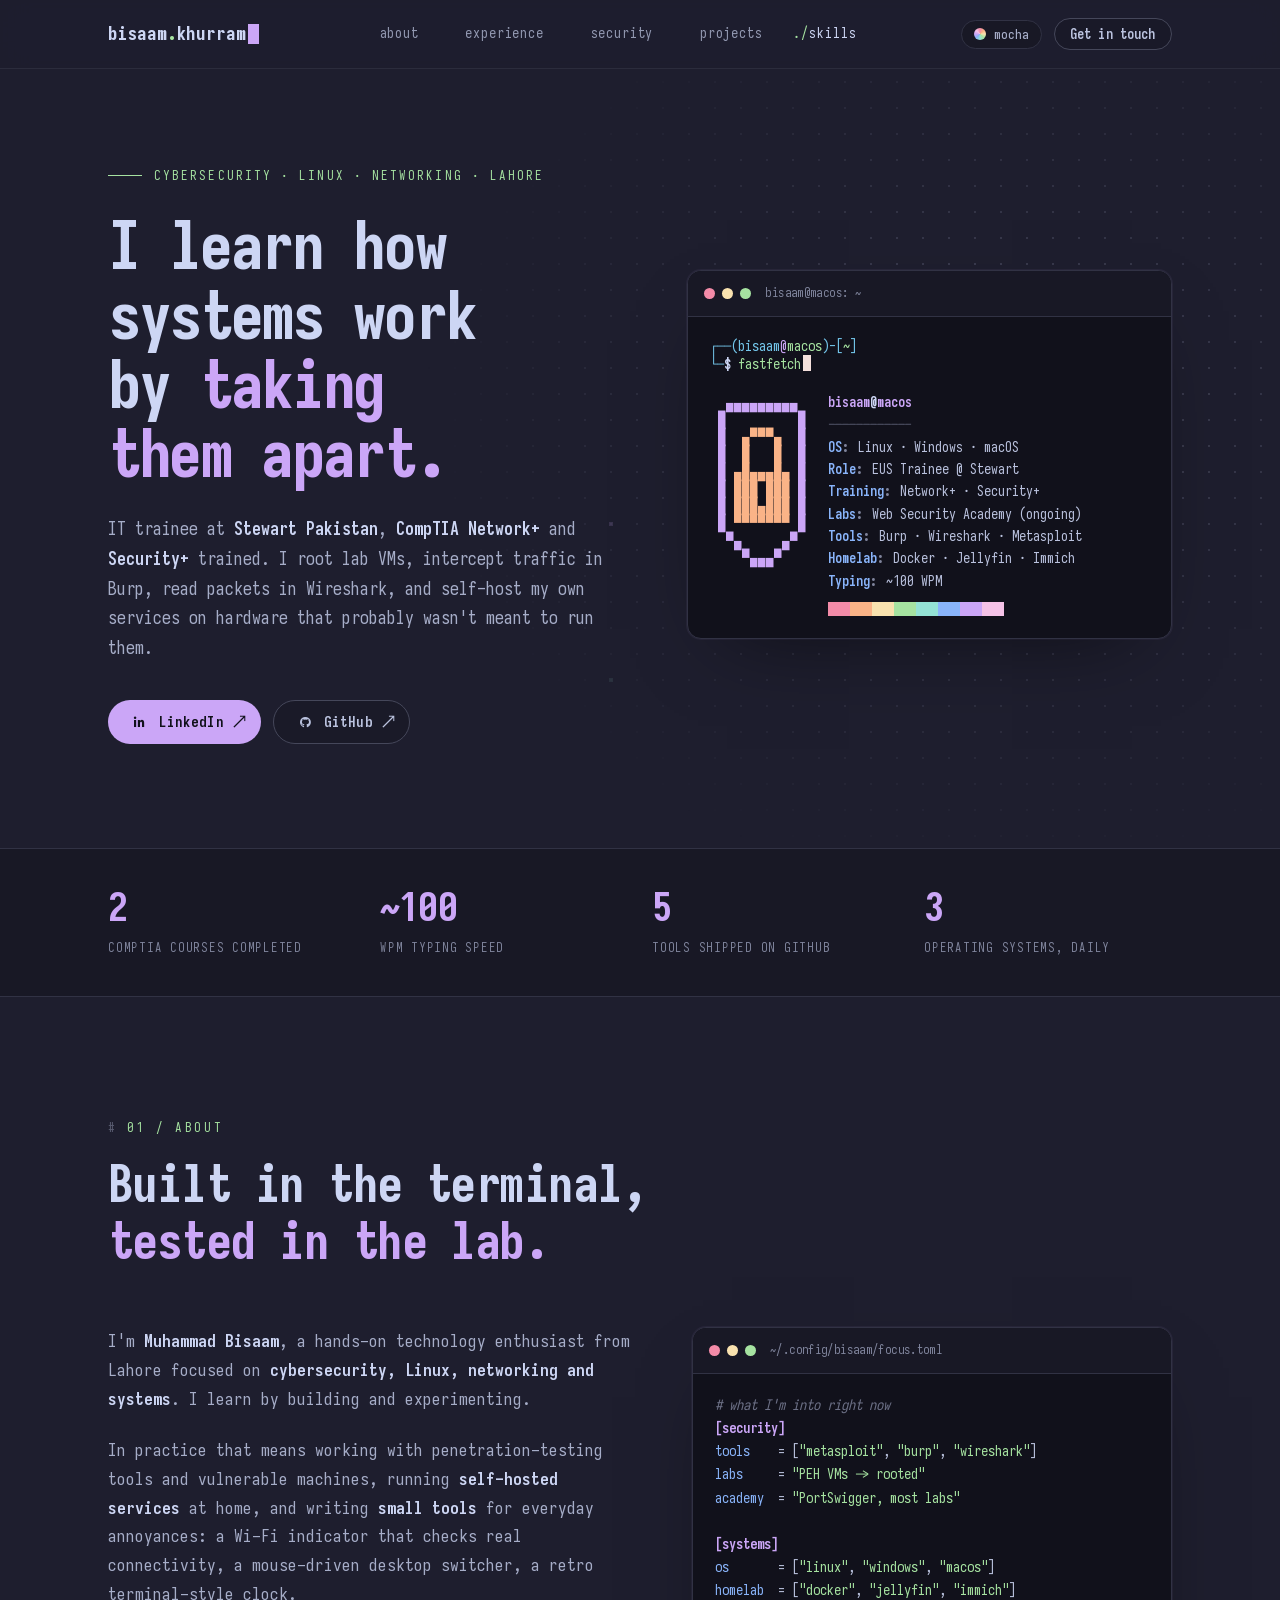
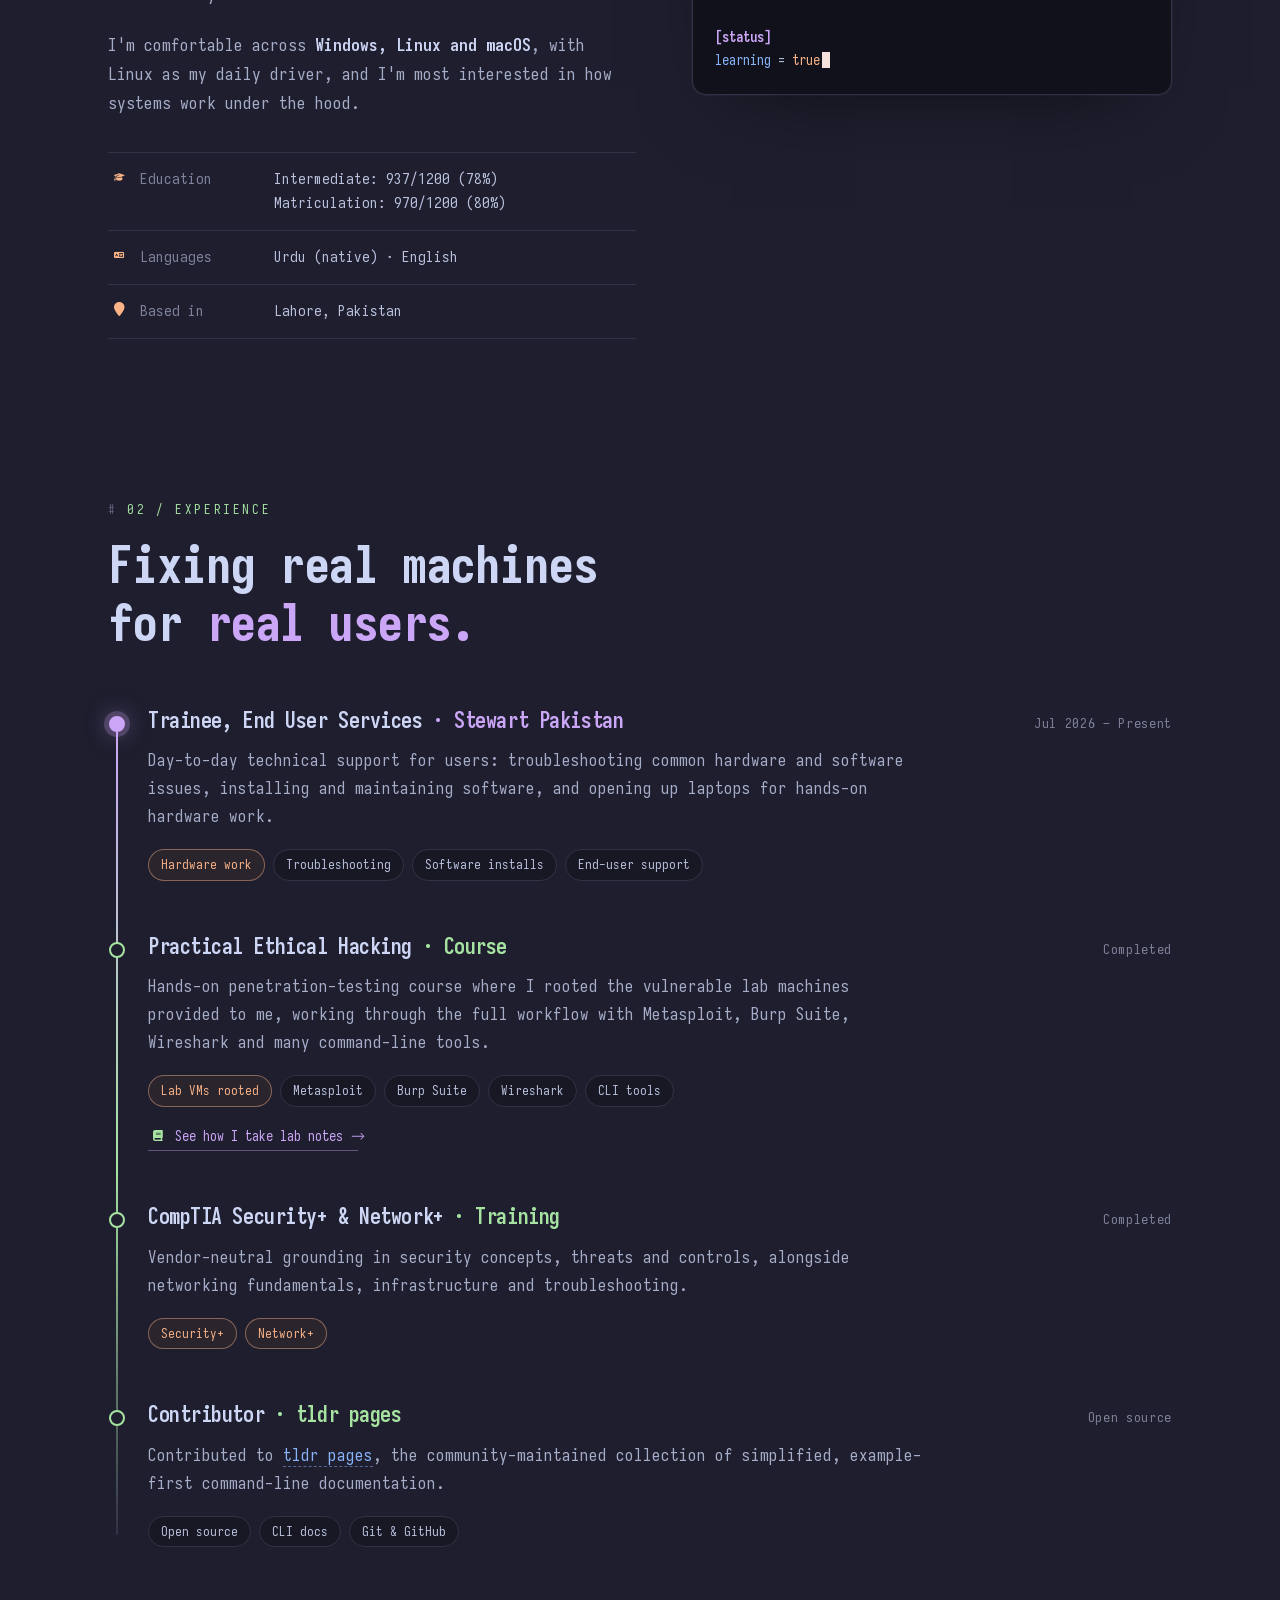
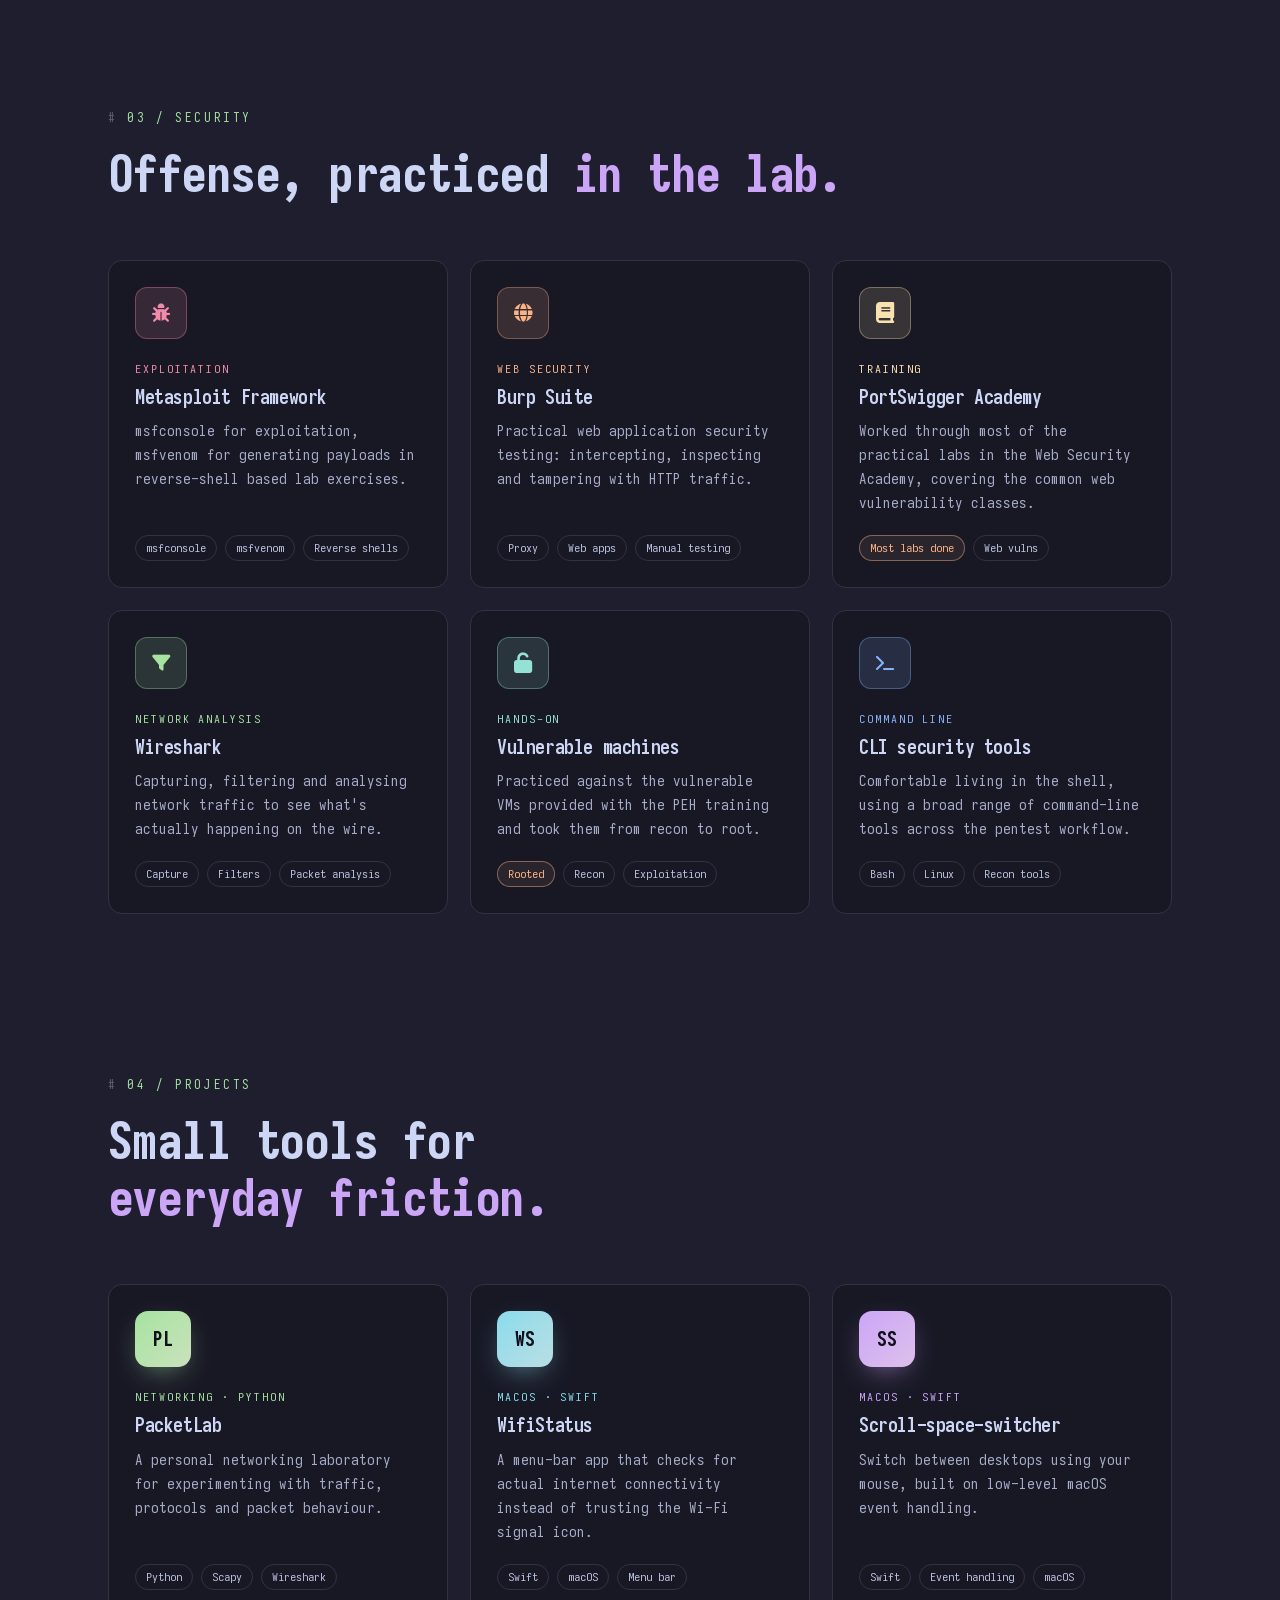
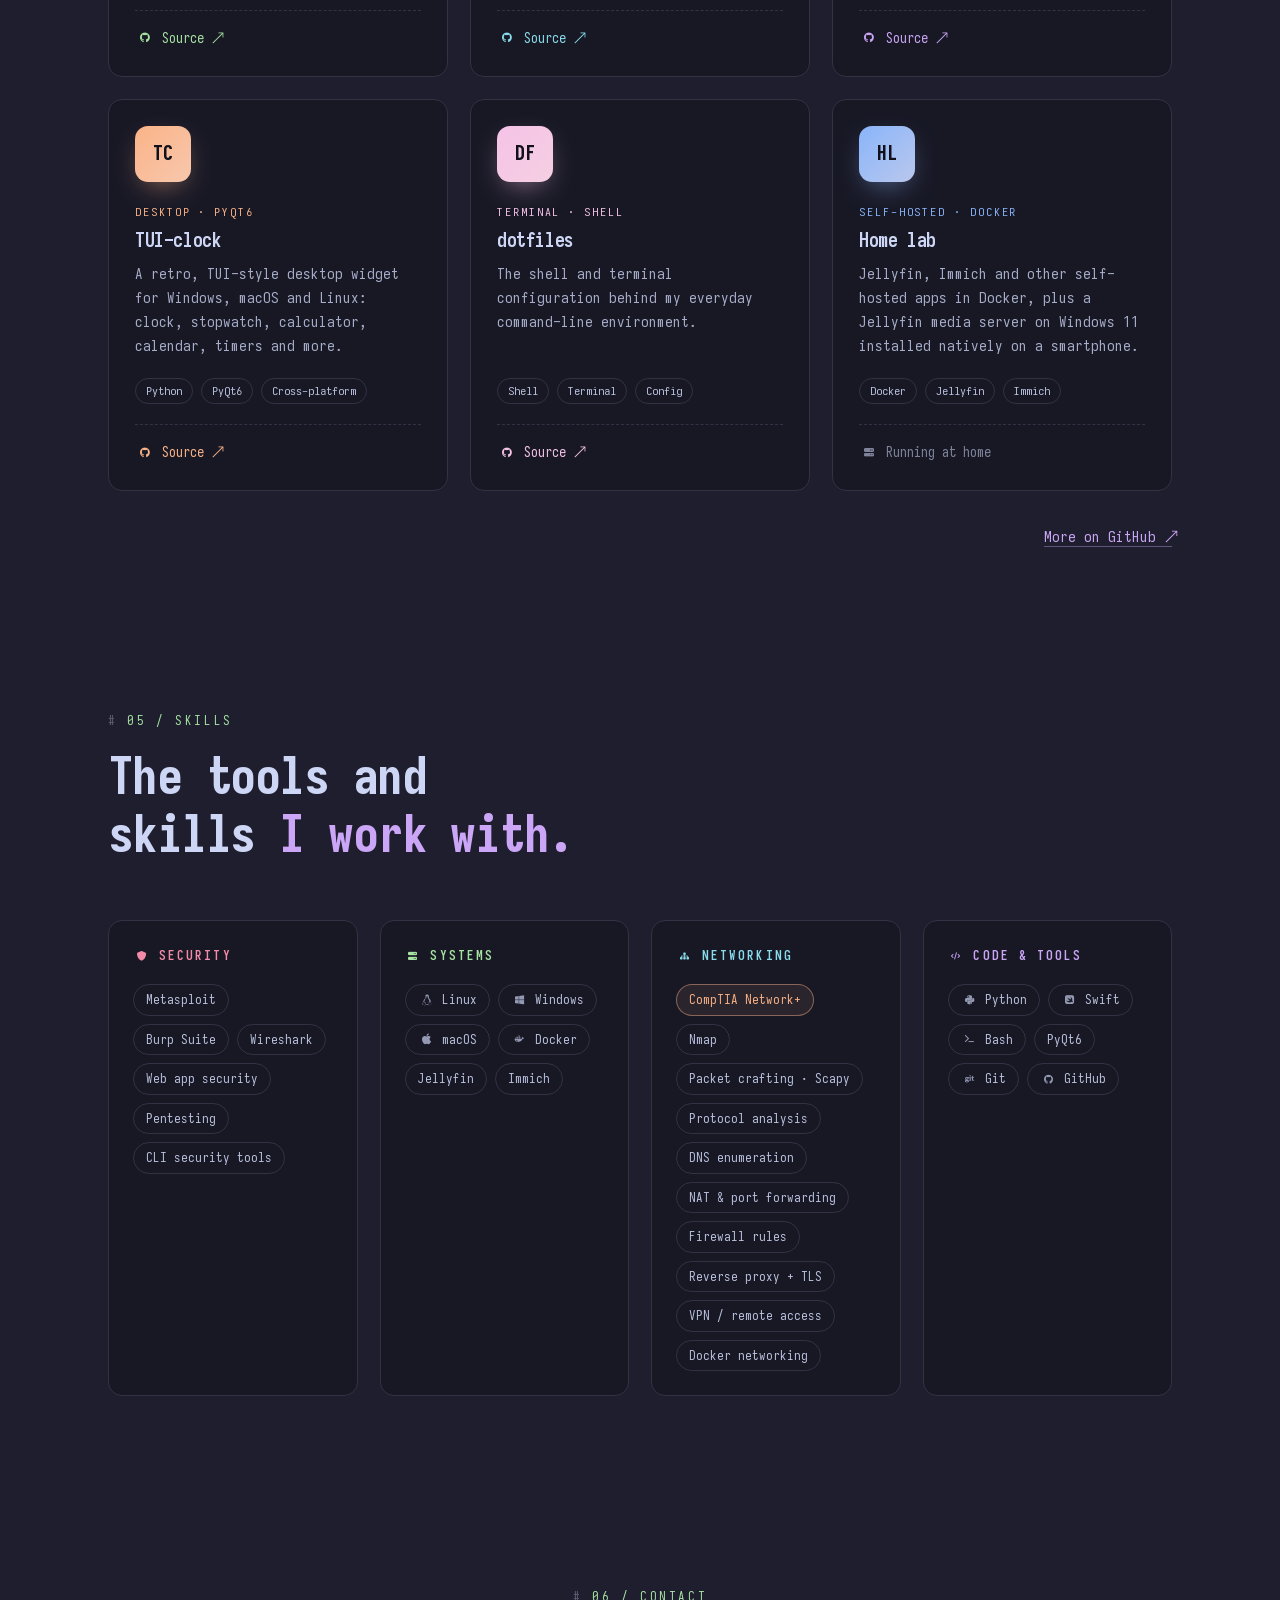
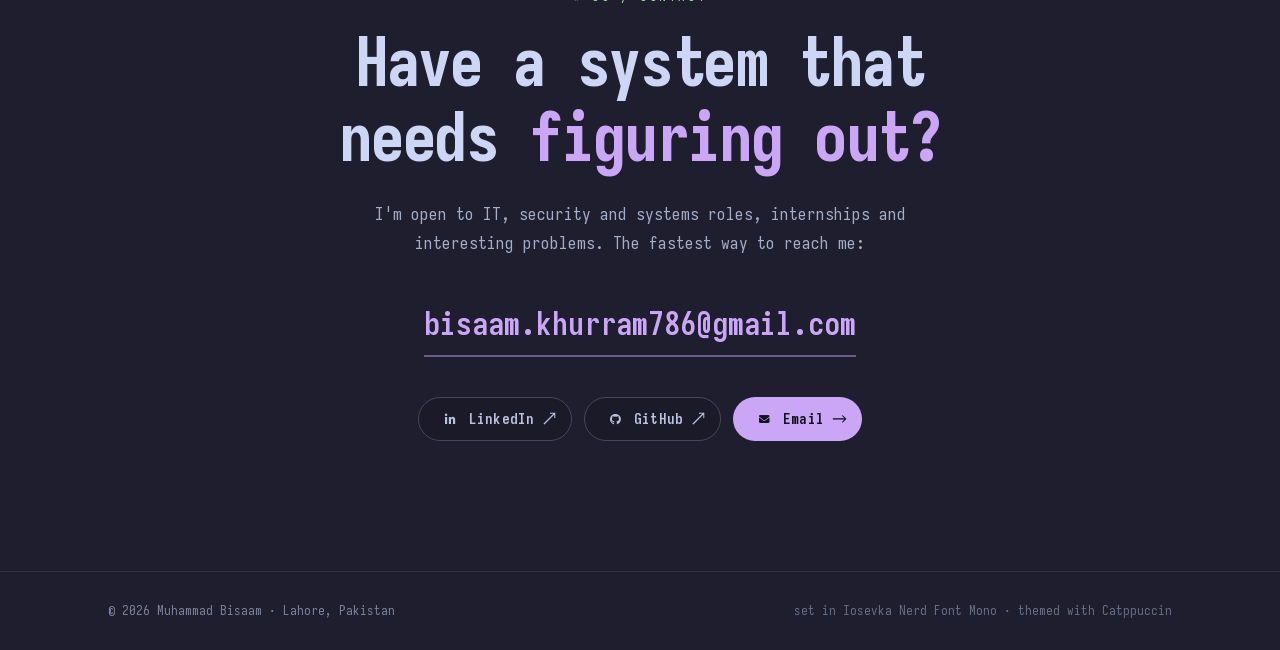
<file: index.html>
<!doctype html>
<html lang="en" data-flavor="mocha">
<head>
  <meta charset="utf-8">
  <meta name="viewport" content="width=device-width, initial-scale=1">
  <title>Muhammad Bisaam — Cybersecurity, Linux &amp; Networking</title>
  <meta name="description" content="Muhammad Bisaam — hands-on technology enthusiast in Lahore focused on cybersecurity, Linux, networking and systems. CompTIA Network+ and Security+.">
  <meta name="theme-color" content="#1e1e2e">
  <link rel="icon" type="image/svg+xml" href="data:image/svg+xml,%3Csvg xmlns='http://www.w3.org/2000/svg' viewBox='0 0 32 32'%3E%3Crect width='32' height='32' rx='7' fill='%231e1e2e'/%3E%3Cpath d='M8.5 11 14 16l-5.5 5M16.5 21h7' fill='none' stroke='%23cba6f7' stroke-width='2.8' stroke-linecap='round' stroke-linejoin='round'/%3E%3C/svg%3E">
  <link rel="preload" href="fonts/iosevka-nfm-400.woff2" as="font" type="font/woff2" crossorigin>
  <link rel="preload" href="fonts/iosevka-nfm-800.woff2" as="font" type="font/woff2" crossorigin>
  <link rel="stylesheet" href="css/style.css?v=20261009d">
  <script>document.documentElement.classList.add('js');try{var f=localStorage.getItem('flavor');if(f)document.documentElement.dataset.flavor=f}catch(e){}</script>
</head>
<body>

<header class="nav">
  <div class="container nav__inner">
    <a class="logo" href="#top" aria-label="Back to top">bisaam<span class="logo__dot">.</span>khurram<span class="logo__cursor" aria-hidden="true"></span></a>
    <nav class="nav__links" aria-label="Sections">
      <a href="#about">about</a>
      <a href="#experience">experience</a>
      <a href="#security">security</a>
      <a href="#projects">projects</a>
      <a href="#skills">skills</a>
    </nav>
    <div class="nav__actions">
      <button class="flavor" type="button" id="flavor" aria-label="Switch Catppuccin flavor">
        <span class="flavor__dot" aria-hidden="true"></span><span class="flavor__name">mocha</span>
      </button>
      <a class="btn btn--ghost btn--sm" href="#contact">Get in touch</a>
    </div>
  </div>
</header>

<main id="top">

  <!-- Hero -->
  <section class="hero">
    <canvas class="hero__grid" id="grid" aria-hidden="true"></canvas>
    <div class="container hero__inner">
      <div class="hero__copy">
        <p class="eyebrow reveal"><span class="eyebrow__rule"></span>Cybersecurity · Linux · Networking · Lahore</p>
        <h1 class="hero__title reveal">I learn how systems work by <em>taking them apart.</em></h1>
        <p class="hero__lead reveal">
          IT trainee at <strong>Stewart Pakistan</strong>, <strong>CompTIA Network+</strong> and
          <strong>Security+</strong> trained. I root lab VMs, intercept traffic in Burp, read packets in Wireshark, and
          self-host my own services on hardware that probably wasn't meant to run them.
        </p>
        <div class="hero__cta reveal">
          <a class="btn btn--primary" href="https://www.linkedin.com/in/muhammadbisaamkhurram" target="_blank" rel="noopener"><i class="nf">&#xf0e1;</i> LinkedIn <span aria-hidden="true">↗</span></a>
          <a class="btn btn--ghost" href="https://github.com/Bisaam" target="_blank" rel="noopener"><i class="nf">&#xf09b;</i> GitHub <span aria-hidden="true">↗</span></a>
        </div>
      </div>

      <div class="term term--hero reveal" aria-label="Terminal showing a fastfetch summary">
        <div class="term__bar">
          <span class="term__dots"><i></i><i></i><i></i></span>
          <span class="term__title">bisaam@macos: ~</span>
        </div>
        <div class="term__body">
          <div class="prompt">
            <div><span class="p-line">┌──(</span><span class="p-user">bisaam</span><span class="p-at">@</span><span class="p-host">macos</span><span class="p-line">)-[</span><span class="p-path">~</span><span class="p-line">]</span></div>
            <div><span class="p-line">└─</span><span class="p-sym">$</span> <span class="p-cmd" id="typed" data-text="fastfetch"></span><span class="caret" aria-hidden="true"></span></div>
          </div>
          <div class="ff" id="ff">
<pre class="ff__logo" aria-hidden="true">  ▄▄▄▄▄▄▄▄▄
 █         █
 █  <b>▄▀▀▀▄</b>  █
 █  <b>█   █</b>  █
 █ <b>▄█▄▄▄█▄</b> █
 █ <b>███ ███</b> █
 █ <b>███▄███</b> █
 █ <b>▀▀▀▀▀▀▀</b> █
  ▀▄     ▄▀
    ▀▄▄▄▀</pre>
            <dl class="ff__info">
              <div class="ff__head"><span class="c-mauve">bisaam</span>@<span class="c-mauve">macos</span></div>
              <div class="ff__rule">------------</div>
              <div><dt>OS</dt><dd>Linux · Windows · macOS</dd></div>
              <div><dt>Role</dt><dd>EUS Trainee @ Stewart</dd></div>
              <div><dt>Training</dt><dd>Network+ · Security+</dd></div>
              <div><dt>Labs</dt><dd>Web Security Academy (ongoing)</dd></div>
              <div><dt>Tools</dt><dd>Burp · Wireshark · Metasploit</dd></div>
              <div><dt>Homelab</dt><dd>Docker · Jellyfin · Immich</dd></div>
              <div><dt>Typing</dt><dd>~100 WPM</dd></div>
              <div class="ff__swatches" aria-hidden="true"><i class="bg-red"></i><i class="bg-peach"></i><i class="bg-yellow"></i><i class="bg-green"></i><i class="bg-teal"></i><i class="bg-blue"></i><i class="bg-mauve"></i><i class="bg-pink"></i></div>
            </dl>
          </div>
        </div>
      </div>
    </div>
  </section>

  <!-- Stats -->
  <section class="stats" aria-label="Highlights">
    <div class="container stats__inner">
      <div class="stat reveal"><span class="stat__num" data-count="2">2</span><span class="stat__label">CompTIA courses completed</span></div>
      <div class="stat reveal"><span class="stat__num" data-count="100" data-prefix="~">~100</span><span class="stat__label">WPM typing speed</span></div>
      <div class="stat reveal"><span class="stat__num" data-count="5">5</span><span class="stat__label">Tools shipped on GitHub</span></div>
      <div class="stat reveal"><span class="stat__num" data-count="3">3</span><span class="stat__label">Operating systems, daily</span></div>
    </div>
  </section>

  <!-- 01 About -->
  <section class="section" id="about">
    <div class="container">
      <p class="label reveal">01 / About</p>
      <h2 class="section__title reveal">Built in the terminal, <em>tested in the lab.</em></h2>

      <div class="about">
        <div class="about__copy">
          <p class="reveal">I'm <strong>Muhammad Bisaam</strong>, a hands-on technology enthusiast from Lahore focused on
            <strong>cybersecurity, Linux, networking and systems</strong>. I learn by building and experimenting.</p>
          <p class="reveal">In practice that means working with penetration-testing tools and vulnerable machines,
            running <strong>self-hosted services</strong> at home, and writing <strong>small tools</strong> for everyday
            annoyances: a Wi-Fi indicator that checks real connectivity, a mouse-driven desktop switcher, a retro terminal-style clock.</p>
          <p class="reveal">I'm comfortable across <strong>Windows, Linux and macOS</strong>, with Linux as my daily driver,
            and I'm most interested in how systems work under the hood.</p>

          <dl class="facts reveal">
            <div><dt><i class="nf">&#xf19d;</i> Education</dt><dd>Intermediate: 937/1200 (78%)<br>Matriculation: 970/1200 (80%)</dd></div>
            <div><dt><i class="nf">&#xf1ab;</i> Languages</dt><dd>Urdu (native) · English</dd></div>
            <div><dt><i class="nf">&#xf041;</i> Based in</dt><dd>Lahore, Pakistan</dd></div>
          </dl>
        </div>

        <div class="term reveal">
          <div class="term__bar">
            <span class="term__dots"><i></i><i></i><i></i></span>
            <span class="term__title">~/.config/bisaam/focus.toml</span>
          </div>
<pre class="term__body code"><span class="c-com"># what I'm into right now</span>
<span class="c-hdr">[security]</span>
<span class="c-key">tools</span>    = [<span class="c-str">"metasploit"</span>, <span class="c-str">"burp"</span>, <span class="c-str">"wireshark"</span>]
<span class="c-key">labs</span>     = <span class="c-str">"PEH VMs -&gt; rooted"</span>
<span class="c-key">academy</span>  = <span class="c-str">"PortSwigger, most labs"</span>

<span class="c-hdr">[systems]</span>
<span class="c-key">os</span>       = [<span class="c-str">"linux"</span>, <span class="c-str">"windows"</span>, <span class="c-str">"macos"</span>]
<span class="c-key">homelab</span>  = [<span class="c-str">"docker"</span>, <span class="c-str">"jellyfin"</span>, <span class="c-str">"immich"</span>]

<span class="c-hdr">[status]</span>
<span class="c-key">learning</span> = <span class="c-bool">true</span><span class="caret" aria-hidden="true"></span></pre>
        </div>
      </div>
    </div>
  </section>

  <!-- 02 Experience -->
  <section class="section" id="experience">
    <div class="container">
      <p class="label reveal">02 / Experience</p>
      <h2 class="section__title reveal">Fixing real machines for <em>real users.</em></h2>

      <ol class="timeline">
        <li class="tl tl--current reveal">
          <div class="tl__head">
            <h3>Trainee, End User Services <span class="tl__org">· Stewart Pakistan</span></h3>
            <span class="tl__when">Jul 2026 – Present</span>
          </div>
          <p>Day-to-day technical support for users: troubleshooting common hardware and software issues, installing
            and maintaining software, and opening up laptops for hands-on hardware work.</p>
          <ul class="chips"><li class="chip chip--hl">Hardware work</li><li class="chip">Troubleshooting</li><li class="chip">Software installs</li><li class="chip">End-user support</li></ul>
        </li>
        <li class="tl reveal">
          <div class="tl__head">
            <h3>Practical Ethical Hacking <span class="tl__org">· Course</span></h3>
            <span class="tl__when">Completed</span>
          </div>
          <p>Hands-on penetration-testing course where I rooted the vulnerable lab machines provided to me, working through
            the full workflow with Metasploit, Burp Suite, Wireshark and many command-line tools.</p>
          <ul class="chips"><li class="chip chip--hl">Lab VMs rooted</li><li class="chip">Metasploit</li><li class="chip">Burp Suite</li><li class="chip">Wireshark</li><li class="chip">CLI tools</li></ul>
          <a class="tl__link" href="writeups/lab-notes.html"><i class="nf">&#xf02d;</i> See how I take lab notes <span aria-hidden="true">→</span></a>
        </li>
        <li class="tl reveal">
          <div class="tl__head">
            <h3>CompTIA Security+ &amp; Network+ <span class="tl__org">· Training</span></h3>
            <span class="tl__when">Completed</span>
          </div>
          <p>Vendor-neutral grounding in security concepts, threats and controls, alongside networking fundamentals,
            infrastructure and troubleshooting.</p>
          <ul class="chips"><li class="chip chip--hl">Security+</li><li class="chip chip--hl">Network+</li></ul>
        </li>
        <li class="tl reveal">
          <div class="tl__head">
            <h3>Contributor <span class="tl__org">· tldr pages</span></h3>
            <span class="tl__when">Open source</span>
          </div>
          <p>Contributed to <a href="https://github.com/tldr-pages/tldr" target="_blank" rel="noopener">tldr pages</a>,
            the community-maintained collection of simplified, example-first command-line documentation.</p>
          <ul class="chips"><li class="chip">Open source</li><li class="chip">CLI docs</li><li class="chip">Git &amp; GitHub</li></ul>
        </li>
      </ol>
    </div>
  </section>

  <!-- 03 Security -->
  <section class="section" id="security">
    <div class="container">
      <p class="label reveal">03 / Security</p>
      <h2 class="section__title reveal">Offense, practiced <em>in the lab.</em></h2>

      <div class="grid grid--3">
        <article class="card reveal" style="--accent: var(--red)">
          <div class="card__icon"><i class="nf">&#xf188;</i></div>
          <p class="card__kicker">Exploitation</p>
          <h3>Metasploit Framework</h3>
          <p>msfconsole for exploitation, msfvenom for generating payloads in reverse-shell based lab exercises.</p>
          <ul class="chips chips--sm"><li class="chip">msfconsole</li><li class="chip">msfvenom</li><li class="chip">Reverse shells</li></ul>
        </article>
        <article class="card reveal" style="--accent: var(--peach)">
          <div class="card__icon"><i class="nf">&#xf0ac;</i></div>
          <p class="card__kicker">Web security</p>
          <h3>Burp Suite</h3>
          <p>Practical web application security testing: intercepting, inspecting and tampering with HTTP traffic.</p>
          <ul class="chips chips--sm"><li class="chip">Proxy</li><li class="chip">Web apps</li><li class="chip">Manual testing</li></ul>
        </article>
        <article class="card reveal" style="--accent: var(--yellow)">
          <div class="card__icon"><i class="nf">&#xf02d;</i></div>
          <p class="card__kicker">Training</p>
          <h3>PortSwigger Academy</h3>
          <p>Worked through most of the practical labs in the Web Security Academy, covering the common web vulnerability classes.</p>
          <ul class="chips chips--sm"><li class="chip chip--hl">Most labs done</li><li class="chip">Web vulns</li></ul>
        </article>
        <article class="card reveal" style="--accent: var(--green)">
          <div class="card__icon"><i class="nf">&#xf0b0;</i></div>
          <p class="card__kicker">Network analysis</p>
          <h3>Wireshark</h3>
          <p>Capturing, filtering and analysing network traffic to see what's actually happening on the wire.</p>
          <ul class="chips chips--sm"><li class="chip">Capture</li><li class="chip">Filters</li><li class="chip">Packet analysis</li></ul>
        </article>
        <article class="card reveal" style="--accent: var(--teal)">
          <div class="card__icon"><i class="nf">&#xf09c;</i></div>
          <p class="card__kicker">Hands-on</p>
          <h3>Vulnerable machines</h3>
          <p>Practiced against the vulnerable VMs provided with the PEH training and took them from recon to root.</p>
          <ul class="chips chips--sm"><li class="chip chip--hl">Rooted</li><li class="chip">Recon</li><li class="chip">Exploitation</li></ul>
        </article>
        <article class="card reveal" style="--accent: var(--blue)">
          <div class="card__icon"><i class="nf">&#xf120;</i></div>
          <p class="card__kicker">Command line</p>
          <h3>CLI security tools</h3>
          <p>Comfortable living in the shell, using a broad range of command-line tools across the pentest workflow.</p>
          <ul class="chips chips--sm"><li class="chip">Bash</li><li class="chip">Linux</li><li class="chip">Recon tools</li></ul>
        </article>
      </div>
    </div>
  </section>

  <!-- 04 Projects -->
  <section class="section" id="projects">
    <div class="container">
      <p class="label reveal">04 / Projects</p>
      <h2 class="section__title reveal">Small tools for <em>everyday friction.</em></h2>

      <div class="grid grid--3">
        <article class="card project reveal" style="--accent: var(--green)">
          <div class="mono">PL</div>
          <p class="card__kicker">Networking · Python</p>
          <h3>PacketLab</h3>
          <p>A personal networking laboratory for experimenting with traffic, protocols and packet behaviour.</p>
          <ul class="chips chips--sm"><li class="chip">Python</li><li class="chip">Scapy</li><li class="chip">Wireshark</li></ul>
          <a class="card__link" href="https://github.com/Bisaam/PacketLab" target="_blank" rel="noopener"><i class="nf">&#xf09b;</i> Source ↗</a>
        </article>
        <article class="card project reveal" style="--accent: var(--sky)">
          <div class="mono">WS</div>
          <p class="card__kicker">macOS · Swift</p>
          <h3>WifiStatus</h3>
          <p>A menu-bar app that checks for actual internet connectivity instead of trusting the Wi-Fi signal icon.</p>
          <ul class="chips chips--sm"><li class="chip">Swift</li><li class="chip">macOS</li><li class="chip">Menu bar</li></ul>
          <a class="card__link" href="https://github.com/Bisaam/WifiStatus" target="_blank" rel="noopener"><i class="nf">&#xf09b;</i> Source ↗</a>
        </article>
        <article class="card project reveal" style="--accent: var(--mauve)">
          <div class="mono">SS</div>
          <p class="card__kicker">macOS · Swift</p>
          <h3>Scroll-space-switcher</h3>
          <p>Switch between desktops using your mouse, built on low-level macOS event handling.</p>
          <ul class="chips chips--sm"><li class="chip">Swift</li><li class="chip">Event handling</li><li class="chip">macOS</li></ul>
          <a class="card__link" href="https://github.com/Bisaam/Scroll-space-switcher" target="_blank" rel="noopener"><i class="nf">&#xf09b;</i> Source ↗</a>
        </article>
        <article class="card project reveal" style="--accent: var(--peach)">
          <div class="mono">TC</div>
          <p class="card__kicker">Desktop · PyQt6</p>
          <h3>TUI-clock</h3>
          <p>A retro, TUI-style desktop widget for Windows, macOS and Linux: clock, stopwatch, calculator, calendar, timers and more.</p>
          <ul class="chips chips--sm"><li class="chip">Python</li><li class="chip">PyQt6</li><li class="chip">Cross-platform</li></ul>
          <a class="card__link" href="https://github.com/Bisaam/TUI-clock" target="_blank" rel="noopener"><i class="nf">&#xf09b;</i> Source ↗</a>
        </article>
        <article class="card project reveal" style="--accent: var(--pink)">
          <div class="mono">DF</div>
          <p class="card__kicker">Terminal · Shell</p>
          <h3>dotfiles</h3>
          <p>The shell and terminal configuration behind my everyday command-line environment.</p>
          <ul class="chips chips--sm"><li class="chip">Shell</li><li class="chip">Terminal</li><li class="chip">Config</li></ul>
          <a class="card__link" href="https://github.com/Bisaam/dotfiles" target="_blank" rel="noopener"><i class="nf">&#xf09b;</i> Source ↗</a>
        </article>
        <article class="card project reveal" style="--accent: var(--blue)">
          <div class="mono">HL</div>
          <p class="card__kicker">Self-hosted · Docker</p>
          <h3>Home lab</h3>
          <p>Jellyfin, Immich and other self-hosted apps in Docker, plus a Jellyfin media server on Windows 11 installed natively on a smartphone.</p>
          <ul class="chips chips--sm"><li class="chip">Docker</li><li class="chip">Jellyfin</li><li class="chip">Immich</li></ul>
          <span class="card__link card__link--muted"><i class="nf">&#xf233;</i> Running at home</span>
        </article>
      </div>
      <p class="more reveal"><a href="https://github.com/Bisaam?tab=repositories" target="_blank" rel="noopener">More on GitHub ↗</a></p>
    </div>
  </section>

  <!-- 05 Skills -->
  <section class="section" id="skills">
    <div class="container">
      <p class="label reveal">05 / Skills</p>
      <h2 class="section__title reveal">The tools and skills <em>I work with.</em></h2>

      <div class="grid grid--4">
        <div class="card toolset reveal">
          <p class="toolset__title c-red"><i class="nf">&#xf132;</i> Security</p>
          <ul class="chips"><li class="chip">Metasploit</li><li class="chip">Burp Suite</li><li class="chip">Wireshark</li><li class="chip">Web app security</li><li class="chip">Pentesting</li><li class="chip">CLI security tools</li></ul>
        </div>
        <div class="card toolset reveal">
          <p class="toolset__title c-green"><i class="nf">&#xf233;</i> Systems</p>
          <ul class="chips"><li class="chip"><i class="nf">&#xf17c;</i> Linux</li><li class="chip"><i class="nf">&#xf17a;</i> Windows</li><li class="chip"><i class="nf">&#xf179;</i> macOS</li><li class="chip"><i class="nf">&#xe7b0;</i> Docker</li><li class="chip">Jellyfin</li><li class="chip">Immich</li></ul>
        </div>
        <div class="card toolset reveal">
          <p class="toolset__title c-sky"><i class="nf">&#xf0e8;</i> Networking</p>
          <ul class="chips"><li class="chip chip--hl">CompTIA Network+</li><li class="chip">Nmap</li><li class="chip">Packet crafting · Scapy</li><li class="chip">Protocol analysis</li><li class="chip">DNS enumeration</li><li class="chip">NAT &amp; port forwarding</li><li class="chip">Firewall rules</li><li class="chip">Reverse proxy + TLS</li><li class="chip">VPN / remote access</li><li class="chip">Docker networking</li></ul>
        </div>
        <div class="card toolset reveal">
          <p class="toolset__title c-mauve"><i class="nf">&#xf121;</i> Code &amp; tools</p>
          <ul class="chips"><li class="chip"><i class="nf">&#xe73c;</i> Python</li><li class="chip"><i class="nf">&#xe755;</i> Swift</li><li class="chip"><i class="nf">&#xf120;</i> Bash</li><li class="chip">PyQt6</li><li class="chip"><i class="nf">&#xf1d3;</i> Git</li><li class="chip"><i class="nf">&#xf09b;</i> GitHub</li></ul>
        </div>
      </div>
    </div>
  </section>

  <!-- 06 Contact -->
  <section class="section contact" id="contact">
    <div class="container contact__inner">
      <p class="label reveal">06 / Contact</p>
      <h2 class="contact__title reveal">Have a system that needs <em>figuring out?</em></h2>
      <p class="contact__lead reveal">I'm open to IT, security and systems roles, internships and interesting problems. The fastest way to reach me:</p>
      <a class="contact__email reveal" href="mailto:bisaam.khurram786@gmail.com">bisaam.khurram786@gmail.com</a>
      <div class="contact__links reveal">
        <a class="btn btn--ghost" href="https://www.linkedin.com/in/muhammadbisaamkhurram" target="_blank" rel="noopener"><i class="nf">&#xf0e1;</i> LinkedIn ↗</a>
        <a class="btn btn--ghost" href="https://github.com/Bisaam" target="_blank" rel="noopener"><i class="nf">&#xf09b;</i> GitHub ↗</a>
        <a class="btn btn--primary" href="mailto:bisaam.khurram786@gmail.com"><i class="nf">&#xf0e0;</i> Email <span aria-hidden="true">→</span></a>
      </div>
    </div>
  </section>
</main>

<footer class="footer">
  <div class="container footer__inner">
    <span>© <span id="year">2026</span> Muhammad Bisaam · Lahore, Pakistan</span>
    <span class="footer__meta">set in Iosevka Nerd Font Mono · themed with Catppuccin</span>
  </div>
</footer>

<script src="js/main.js?v=20261009d"></script>
</body>
</html>
</file>
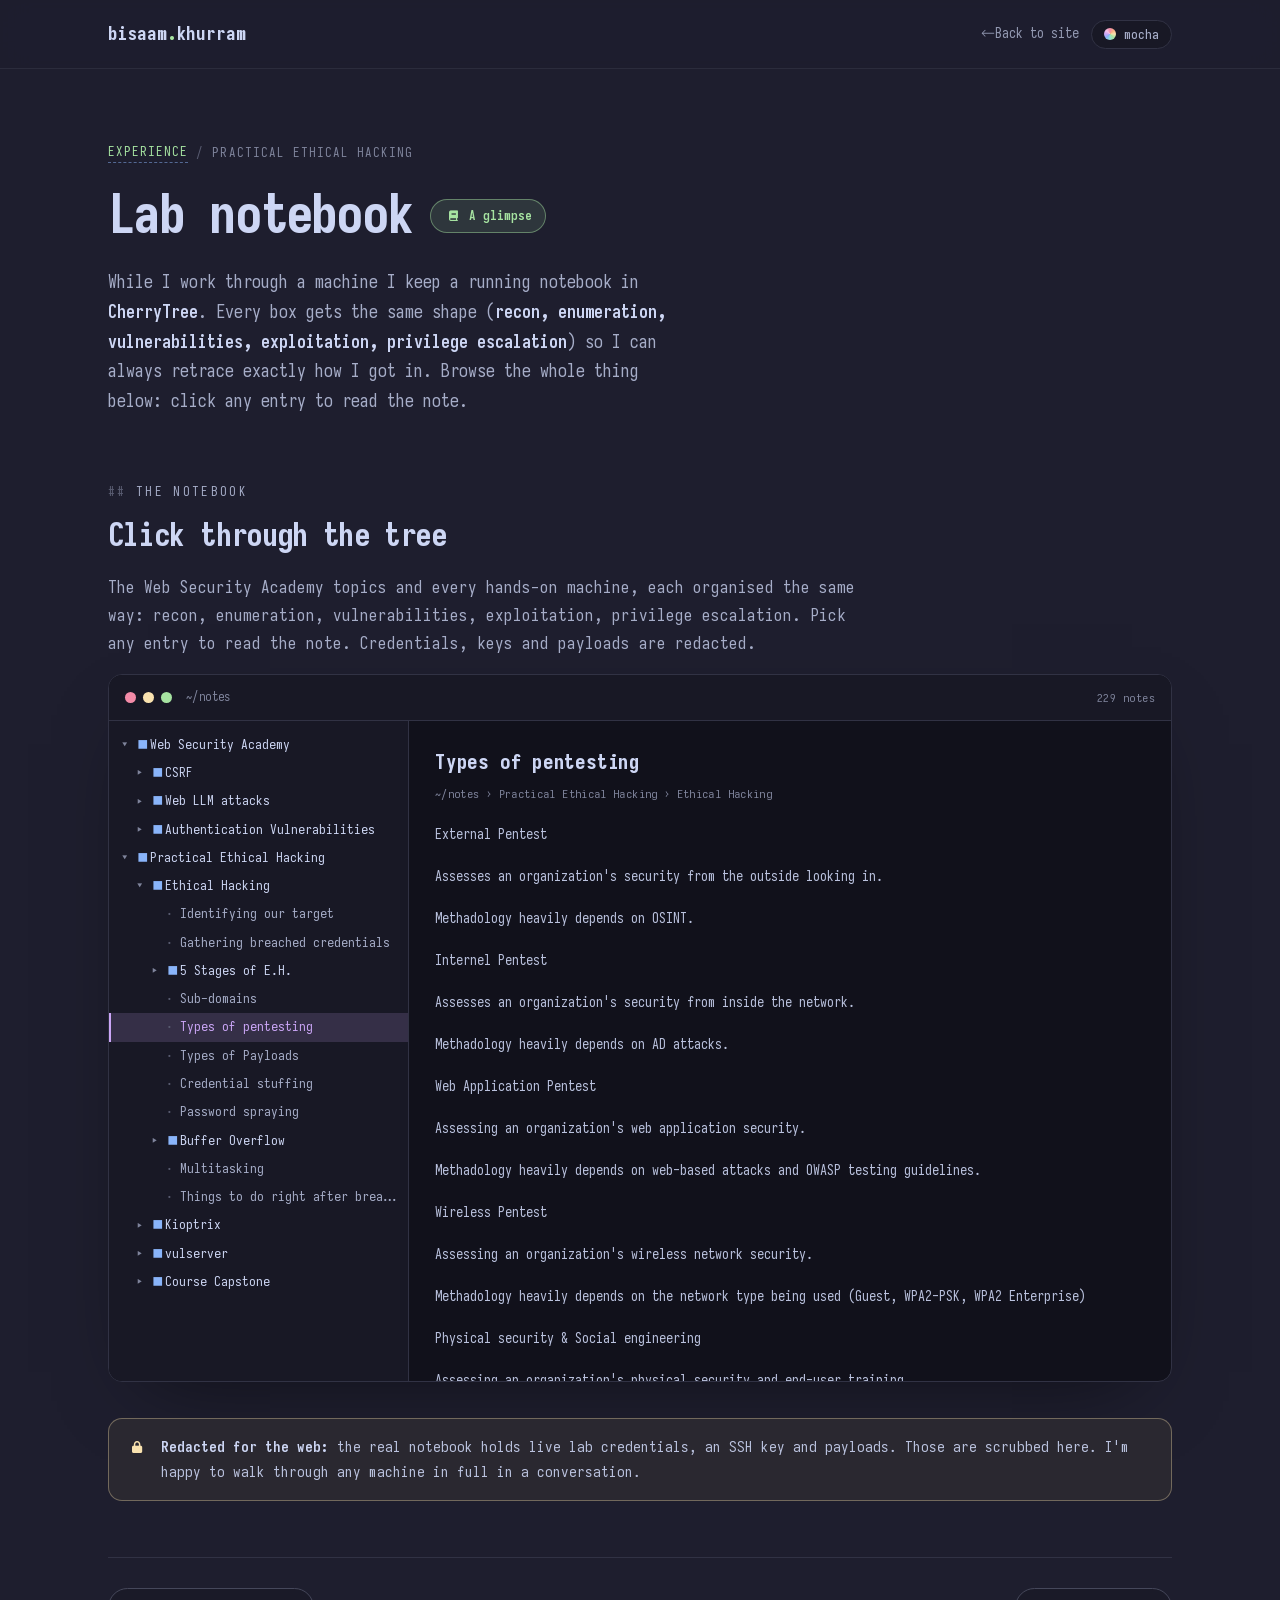
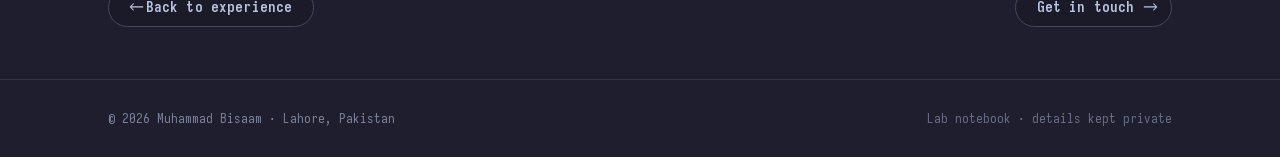
<file: writeups/lab-notes.html>
<!doctype html>
<html lang="en" data-flavor="mocha">
<head>
  <meta charset="utf-8">
  <meta name="viewport" content="width=device-width, initial-scale=1">
  <title>Lab notebook — Muhammad Bisaam</title>
  <meta name="description" content="A glimpse of how I document hands-on lab work: a structured CherryTree notebook with recon, enumeration, vulnerabilities, exploitation and privilege escalation for each machine.">
  <meta name="theme-color" content="#1e1e2e">
  <meta name="robots" content="noindex">
  <link rel="icon" type="image/svg+xml" href="data:image/svg+xml,%3Csvg xmlns='http://www.w3.org/2000/svg' viewBox='0 0 32 32'%3E%3Crect width='32' height='32' rx='7' fill='%231e1e2e'/%3E%3Cpath d='M8.5 11 14 16l-5.5 5M16.5 21h7' fill='none' stroke='%23cba6f7' stroke-width='2.8' stroke-linecap='round' stroke-linejoin='round'/%3E%3C/svg%3E">
  <link rel="stylesheet" href="../css/style.css?v=20261009d">
  <link rel="stylesheet" href="../css/writeup.css?v=20261009f">
  <script>document.documentElement.classList.add('js');try{var f=localStorage.getItem('flavor');if(f)document.documentElement.dataset.flavor=f}catch(e){}</script>
</head>
<body>

<header class="nav">
  <div class="container nav__inner">
    <a class="logo" href="../index.html" aria-label="Back to home">bisaam<span class="logo__dot">.</span>khurram</a>
    <div class="nav__actions">
      <a class="nav__back" href="../index.html#experience"><span aria-hidden="true">←</span> Back to site</a>
      <button class="flavor" type="button" id="flavor" aria-label="Switch Catppuccin flavor">
        <span class="flavor__dot" aria-hidden="true"></span><span class="flavor__name">mocha</span>
      </button>
    </div>
  </div>
</header>

<main>
  <article class="container">

    <section class="wr-hero wr-narrow">
      <p class="breadcrumb">
        <a href="../index.html#experience">Experience</a>
        <span class="sep">/</span> Practical Ethical Hacking
      </p>
      <div class="wr-titlerow">
        <h1 class="wr-title">Lab notebook</h1>
        <span class="badge-root"><i class="nf">&#xf02d;</i> A glimpse</span>
      </div>
      <p class="wr-lead">
        While I work through a machine I keep a running notebook in <strong>CherryTree</strong>. Every box gets the
        same shape (<strong>recon, enumeration, vulnerabilities, exploitation, privilege escalation</strong>) so I can
        always retrace exactly how I got in. Browse the whole thing below: click any entry to read the note.
      </p>
    </section>

    <!-- Interactive notebook -->
    <section class="step reveal" style="padding-top:28px">
      <div class="wr-narrow">
        <p class="step__num">The notebook</p>
        <h2>Click through the tree</h2>
        <p>The Web Security Academy topics and every hands-on machine, each organised the same way: recon, enumeration,
          vulnerabilities, exploitation, privilege escalation. Pick any entry to read the note. Credentials, keys and
          payloads are redacted.</p>
      </div>

      <div class="nb">
        <div class="term__bar">
          <span class="term__dots"><i></i><i></i><i></i></span>
          <span class="term__title">~/notes</span>
          <span class="nb__count" id="nbCount"></span>
        </div>
        <div class="nb__body">
          <div class="nb__tree" id="nbTree" role="tree" aria-label="Notebook tree"></div>
          <div class="nb__preview" id="nbPreview">
            <div class="nb__ptitle" id="nbTitle">Lab notebook</div>
            <div class="nb__ppath" id="nbPath">~/notes</div>
            <pre class="nb__content" id="nbContent">Select a note on the left to read it.</pre>
          </div>
        </div>
      </div>

      <div class="note">
        <i class="nf">&#xf023;</i>
        <p><strong>Redacted for the web:</strong> the real notebook holds live lab credentials, an SSH key and
          payloads. Those are scrubbed here. I'm happy to walk through any machine in full in a conversation.</p>
      </div>
    </section>

    <div class="wr-end">
      <a class="btn btn--ghost" href="../index.html#experience"><span aria-hidden="true">←</span> Back to experience</a>
      <a class="btn btn--ghost" href="../index.html#contact">Get in touch <span aria-hidden="true">→</span></a>
    </div>
  </article>
</main>

<footer class="footer">
  <div class="container footer__inner">
    <span>© <span id="year">2026</span> Muhammad Bisaam · Lahore, Pakistan</span>
    <span class="footer__meta">Lab notebook · details kept private</span>
  </div>
</footer>

<script src="notes-data.js?v=20261009f"></script>
<script src="../js/notes-viewer.js?v=20261010a"></script>
<script src="../js/writeup.js?v=20261009d"></script>
</body>
</html>
</file>
<file: css/style.css>
/* ---------- Fonts: Iosevka Nerd Font Mono (subset) ---------- */
@font-face {
  font-family: "Iosevka NFM";
  src: local("Iosevka Nerd Font Mono"), local("IosevkaNerdFontMono-Regular"),
       url("../fonts/iosevka-nfm-400.woff2") format("woff2");
  font-weight: 400; font-style: normal; font-display: swap;
}
@font-face {
  font-family: "Iosevka NFM";
  src: local("Iosevka Nerd Font Mono Medium"), local("IosevkaNerdFontMono-Medium"),
       url("../fonts/iosevka-nfm-500.woff2") format("woff2");
  font-weight: 500; font-style: normal; font-display: swap;
}
@font-face {
  font-family: "Iosevka NFM";
  src: local("Iosevka Nerd Font Mono Bold"), local("IosevkaNerdFontMono-Bold"),
       url("../fonts/iosevka-nfm-700.woff2") format("woff2");
  font-weight: 700; font-style: normal; font-display: swap;
}
@font-face {
  font-family: "Iosevka NFM";
  src: local("Iosevka Nerd Font Mono ExtraBold"), local("IosevkaNerdFontMono-ExtraBold"),
       url("../fonts/iosevka-nfm-800.woff2") format("woff2");
  font-weight: 800; font-style: normal; font-display: swap;
}

/* ---------- Catppuccin flavors ---------- */
:root, [data-flavor="mocha"] {
  --rosewater:#f5e0dc; --flamingo:#f2cdcd; --pink:#f5c2e7; --mauve:#cba6f7; --red:#f38ba8; --maroon:#eba0ac;
  --peach:#fab387; --yellow:#f9e2af; --green:#a6e3a1; --teal:#94e2d5; --sky:#89dceb; --sapphire:#74c7ec;
  --blue:#89b4fa; --lavender:#b4befe; --text:#cdd6f4; --subtext1:#bac2de; --subtext0:#a6adc8;
  --overlay2:#9399b2; --overlay1:#7f849c; --overlay0:#6c7086; --surface2:#585b70; --surface1:#45475a;
  --surface0:#313244; --base:#1e1e2e; --mantle:#181825; --crust:#11111b;
  color-scheme: dark;
}
[data-flavor="macchiato"] {
  --rosewater:#f4dbd6; --flamingo:#f0c6c6; --pink:#f5bde6; --mauve:#c6a0f6; --red:#ed8796; --maroon:#ee99a0;
  --peach:#f5a97f; --yellow:#eed49f; --green:#a6da95; --teal:#8bd5ca; --sky:#91d7e3; --sapphire:#7dc4e4;
  --blue:#8aadf4; --lavender:#b7bdf8; --text:#cad3f5; --subtext1:#b8c0e0; --subtext0:#a5adcb;
  --overlay2:#939ab7; --overlay1:#8087a2; --overlay0:#6e738d; --surface2:#5b6078; --surface1:#494d64;
  --surface0:#363a4f; --base:#24273a; --mantle:#1e2030; --crust:#181926;
  color-scheme: dark;
}
[data-flavor="frappe"] {
  --rosewater:#f2d5cf; --flamingo:#eebebe; --pink:#f4b8e4; --mauve:#ca9ee6; --red:#e78284; --maroon:#ea999c;
  --peach:#ef9f76; --yellow:#e5c890; --green:#a6d189; --teal:#81c8be; --sky:#99d1db; --sapphire:#85c1dc;
  --blue:#8caaee; --lavender:#babbf1; --text:#c6d0f5; --subtext1:#b5bfe2; --subtext0:#a5adce;
  --overlay2:#949cbb; --overlay1:#838ba7; --overlay0:#737994; --surface2:#626880; --surface1:#51576d;
  --surface0:#414559; --base:#303446; --mantle:#292c3c; --crust:#232634;
  color-scheme: dark;
}
[data-flavor="latte"] {
  --rosewater:#dc8a78; --flamingo:#dd7878; --pink:#ea76cb; --mauve:#8839ef; --red:#d20f39; --maroon:#e64553;
  --peach:#fe640b; --yellow:#df8e1d; --green:#40a02b; --teal:#179299; --sky:#04a5e5; --sapphire:#209fb5;
  --blue:#1e66f5; --lavender:#7287fd; --text:#4c4f69; --subtext1:#5c5f77; --subtext0:#6c6f85;
  --overlay2:#7c7f93; --overlay1:#8c8fa1; --overlay0:#9ca0b0; --surface2:#acb0be; --surface1:#bcc0cc;
  --surface0:#ccd0da; --base:#eff1f5; --mantle:#e6e9ef; --crust:#dce0e8;
  color-scheme: light;
}

:root {
  --font: "Iosevka NFM", "Iosevka Nerd Font Mono", "Iosevka", ui-monospace, "JetBrains Mono", Menlo, Consolas, monospace;
  --accent: var(--mauve);
  --radius: 14px;
  --gutter: 28px;
  --maxw: 1120px;
}

/* ---------- Base ---------- */
*, *::before, *::after { box-sizing: border-box; }
html { scroll-behavior: smooth; scroll-padding-top: 80px; -webkit-text-size-adjust: 100%; }
body {
  margin: 0;
  background: var(--base);
  color: var(--text);
  font-family: var(--font);
  font-size: 17px;
  line-height: 1.65;
  -webkit-font-smoothing: antialiased;
  font-variant-ligatures: contextual;
  transition: background-color .4s ease, color .4s ease;
  overflow-x: hidden;
}
::selection { background: color-mix(in srgb, var(--mauve) 35%, transparent); color: var(--text); }
a { color: inherit; text-decoration: none; }
p a { color: var(--blue); border-bottom: 1px dashed color-mix(in srgb, var(--blue) 50%, transparent); }
p a:hover { color: var(--sapphire); }
h1, h2, h3 { margin: 0; line-height: 1.12; letter-spacing: -0.02em; }
p { margin: 0; }
strong { color: var(--text); font-weight: 700; }
em { font-style: normal; color: var(--mauve); }
ul, ol, dl, dd { margin: 0; padding: 0; list-style: none; }
.nf { font-style: normal; font-family: var(--font); line-height: 1; font-size: 1.4em; display: inline-block; text-align: center; min-width: 1em; vertical-align: -.08em; }
:focus-visible { outline: 2px solid var(--mauve); outline-offset: 3px; border-radius: 6px; }

.container { width: 100%; max-width: var(--maxw); margin: 0 auto; padding: 0 var(--gutter); }

.c-red{color:var(--red)} .c-green{color:var(--green)} .c-sky{color:var(--sky)} .c-mauve{color:var(--mauve)}
.bg-red{background:var(--red)} .bg-peach{background:var(--peach)} .bg-yellow{background:var(--yellow)} .bg-green{background:var(--green)}
.bg-teal{background:var(--teal)} .bg-blue{background:var(--blue)} .bg-mauve{background:var(--mauve)} .bg-pink{background:var(--pink)}

/* ---------- Buttons ---------- */
.btn {
  display: inline-flex; align-items: center; gap: .55em;
  padding: .72em 1.35em; border-radius: 999px;
  font: 600 15px/1 var(--font); letter-spacing: .01em;
  border: 1px solid transparent; cursor: pointer;
  transition: transform .2s ease, background-color .2s ease, border-color .2s ease, color .2s ease, box-shadow .2s ease;
}
.btn:hover { transform: translateY(-2px); }
.btn--primary { background: var(--mauve); color: var(--crust); }
.btn--primary:hover { box-shadow: 0 8px 28px -8px color-mix(in srgb, var(--mauve) 70%, transparent); }
.btn--ghost { border-color: var(--surface1); color: var(--subtext1); background: color-mix(in srgb, var(--mantle) 60%, transparent); }
.btn--ghost:hover { border-color: var(--mauve); color: var(--mauve); }
.btn--sm { padding: .6em 1.1em; font-size: 14px; }

/* ---------- Nav ---------- */
.nav {
  position: sticky; top: 0; z-index: 50;
  background: color-mix(in srgb, var(--base) 78%, transparent);
  backdrop-filter: blur(14px) saturate(140%);
  -webkit-backdrop-filter: blur(14px) saturate(140%);
  border-bottom: 1px solid color-mix(in srgb, var(--surface0) 70%, transparent);
}
.nav__inner { display: flex; align-items: center; justify-content: space-between; height: 68px; gap: 20px; }
.logo { font-weight: 800; font-size: 19px; color: var(--text); display: inline-flex; align-items: center; letter-spacing: -.01em; }
.logo__dot { color: var(--green); }
.logo__cursor { width: .55em; height: 1.05em; margin-left: 3px; background: var(--mauve); animation: blink 1.6s ease-in-out infinite; }
.nav__links { display: flex; gap: 30px; }
.nav__links a {
  font-size: 14px; color: var(--overlay2); letter-spacing: .06em; position: relative; padding: 4px 0;
  transition: color .2s ease;
}
.nav__links a::before { content: "./"; color: var(--surface2); opacity: 0; margin-right: 1px; transition: opacity .2s ease; }
.nav__links a:hover, .nav__links a.active { color: var(--text); }
.nav__links a:hover::before, .nav__links a.active::before { opacity: 1; color: var(--green); }
.nav__actions { display: flex; align-items: center; gap: 12px; }

.flavor {
  display: inline-flex; align-items: center; gap: 8px;
  padding: 7px 12px; border-radius: 999px;
  background: var(--mantle); border: 1px solid var(--surface0); color: var(--subtext0);
  font: 500 13px/1 var(--font); cursor: pointer; transition: border-color .2s ease, color .2s ease;
}
.flavor:hover { border-color: var(--surface2); color: var(--text); }
.flavor__dot {
  width: 12px; height: 12px; border-radius: 50%;
  background: conic-gradient(var(--red), var(--peach), var(--yellow), var(--green), var(--teal), var(--blue), var(--mauve), var(--pink), var(--red));
}

/* ---------- Hero ---------- */
.hero { position: relative; padding: 96px 0 104px; overflow: hidden; }
.hero__grid {
  position: absolute; inset: 0; width: 100%; height: 100%; pointer-events: none;
  -webkit-mask-image: radial-gradient(ellipse 60% 80% at 78% 45%, #000 20%, transparent 75%);
          mask-image: radial-gradient(ellipse 60% 80% at 78% 45%, #000 20%, transparent 75%);
}
.hero__inner { position: relative; display: grid; grid-template-columns: 1.08fr 1fr; gap: 56px; align-items: center; }
.eyebrow { display: flex; align-items: center; gap: 12px; color: var(--green); font-size: 13px; letter-spacing: .16em; text-transform: uppercase; margin-bottom: 26px; }
.eyebrow__rule { width: 34px; height: 1px; background: var(--green); flex: none; }
.hero__title { text-wrap: balance; font-size: clamp(2.5rem, 5.2vw, 4.2rem); font-weight: 800; letter-spacing: -0.035em; line-height: 1.04; }
.hero__lead { margin-top: 26px; max-width: 34em; color: var(--subtext0); font-size: 18px; }
.hero__cta { display: flex; flex-wrap: wrap; gap: 12px; margin-top: 36px; }

/* ---------- Terminal windows ---------- */
.term {
  background: var(--crust);
  border: 1px solid var(--surface0);
  border-radius: var(--radius);
  overflow: hidden;
  box-shadow: 0 30px 80px -40px rgba(0,0,0,.6), 0 0 0 1px color-mix(in srgb, var(--mauve) 6%, transparent);
}
.term__bar {
  display: flex; align-items: center; gap: 14px; padding: 12px 16px;
  background: var(--mantle); border-bottom: 1px solid var(--surface0);
}
.term__dots { display: inline-flex; gap: 7px; }
.term__dots i { width: 11px; height: 11px; border-radius: 50%; background: var(--red); }
.term__dots i:nth-child(2) { background: var(--yellow); }
.term__dots i:nth-child(3) { background: var(--green); }
.term__title { font-size: 12.5px; color: var(--overlay1); letter-spacing: .03em; white-space: nowrap; overflow: hidden; text-overflow: ellipsis; }
.term__body { padding: 20px 22px 22px; font-size: 14.5px; line-height: 1.6; }
.code { margin: 0; color: var(--subtext1); white-space: pre; overflow-x: auto; font-family: var(--font); }
.c-com { color: var(--overlay0); font-style: italic; }
.c-hdr { color: var(--mauve); font-weight: 700; }
.c-key { color: var(--blue); }
.c-str { color: var(--green); }
.c-bool { color: var(--peach); }

.term--hero { position: relative; }
/* Kali-style two-line zsh prompt; line-height: normal lets the box-drawing corners join across lines */
.prompt { color: var(--text); margin-bottom: 18px; line-height: normal; }
.prompt > div { white-space: nowrap; }
.p-line, .p-user { color: var(--sapphire); }
.p-at { color: var(--mauve); }
.p-host, .p-path, .p-cmd { color: var(--green); }
.p-sym { color: var(--text); font-weight: 700; }
.caret { display: inline-block; width: .55em; height: 1.1em; background: var(--rosewater); vertical-align: -.18em; margin-left: 2px; animation: blink 1.6s ease-in-out infinite; }

.ff { display: flex; gap: 22px; align-items: flex-start; transition: opacity .5s ease; }
.js .ff.pending { opacity: 0; }
.ff__logo { margin: 4px 0 0; color: var(--mauve); font-family: var(--font); font-size: 15px; line-height: 1.15; flex: none; }
.ff__logo b { color: var(--peach); font-weight: 400; }
.ff__info { font-size: 14px; line-height: 1.6; min-width: 0; }
.ff__info > div { display: flex; gap: .6em; }
.ff__info dt { color: var(--blue); font-weight: 700; flex: none; }
.ff__info dt::after { content: ":"; color: var(--overlay1); }
.ff__info dd { color: var(--subtext1); min-width: 0; }
.ff__info > .ff__head { display: block; font-weight: 700; color: var(--text); }
.ff__rule { color: var(--surface2); }
.ff__swatches { margin-top: 10px; gap: 0 !important; }
.ff__swatches i { width: 22px; height: 14px; }

/* ---------- Stats ---------- */
.stats { background: var(--mantle); border-block: 1px solid var(--surface0); transition: background-color .4s ease; }
.stats__inner { display: grid; grid-template-columns: repeat(4, 1fr); gap: 24px; padding-block: 38px; }
.stat__num { display: block; font-size: 40px; font-weight: 800; color: var(--mauve); line-height: 1; letter-spacing: -.02em; font-variant-numeric: tabular-nums; }
.stat__label { display: block; margin-top: 12px; font-size: 12.5px; color: var(--overlay1); letter-spacing: .14em; text-transform: uppercase; line-height: 1.5; }

/* ---------- Sections ---------- */
.section { padding: 120px 0 40px; }
.label { color: var(--green); font-size: 13px; letter-spacing: .2em; text-transform: uppercase; margin-bottom: 18px; }
.label::before { content: "# "; color: var(--surface2); }
.section__title { font-size: clamp(2rem, 4.2vw, 3.2rem); font-weight: 800; letter-spacing: -.03em; margin-bottom: 56px; max-width: 30ch; text-wrap: balance; }

/* About */
.about { display: grid; grid-template-columns: 1.1fr 1fr; gap: 56px; align-items: start; }
.about__copy p { color: var(--subtext0); font-size: 17.5px; margin-bottom: 22px; }
.facts { margin-top: 34px; display: grid; gap: 0; border-top: 1px solid var(--surface0); }
.facts > div { display: grid; grid-template-columns: 150px 1fr; gap: 16px; padding: 14px 0; border-bottom: 1px solid var(--surface0); font-size: 15px; }
.facts dt { color: var(--overlay1); display: flex; align-items: baseline; gap: .6em; }
.facts dt .nf { color: var(--peach); width: 1.1em; }
.facts dd { color: var(--subtext1); }

/* Timeline */
.timeline { position: relative; padding-left: 40px; }
.timeline::before {
  content: ""; position: absolute; left: 8px; top: 12px; bottom: 12px; width: 2px;
  background: linear-gradient(to bottom, var(--mauve), var(--green) 55%, var(--surface0));
  border-radius: 2px;
}
.tl { position: relative; padding-bottom: 54px; }
.tl:last-child { padding-bottom: 0; }
.tl::before {
  content: ""; position: absolute; left: -39px; top: 7px; width: 16px; height: 16px; border-radius: 50%;
  background: var(--base); border: 2px solid var(--green);
}
.tl--current::before { background: var(--mauve); border-color: var(--mauve); box-shadow: 0 0 0 5px color-mix(in srgb, var(--mauve) 22%, transparent), 0 0 22px color-mix(in srgb, var(--mauve) 60%, transparent); }
.tl__head { display: flex; justify-content: space-between; align-items: baseline; gap: 20px; margin-bottom: 12px; }
.tl h3 { font-size: 22px; font-weight: 700; }
.tl__org { color: var(--green); font-weight: 600; }
.tl--current .tl__org { color: var(--mauve); }
.tl__when { font-size: 13.5px; color: var(--overlay1); letter-spacing: .05em; white-space: nowrap; }
.tl p { color: var(--subtext0); max-width: 46em; }
.tl__link { display: inline-flex; align-items: center; gap: .55em; margin-top: 18px; font-size: 14px; color: var(--mauve); border-bottom: 1px solid color-mix(in srgb, var(--mauve) 40%, transparent); padding-bottom: 2px; transition: color .2s ease, border-color .2s ease, gap .2s ease; }
.tl__link:hover { color: var(--pink); border-color: var(--pink); gap: .8em; }
.tl__link .nf { color: var(--green); }

/* Chips */
.chips { display: flex; flex-wrap: wrap; gap: 8px; margin-top: 18px; }
.chip {
  display: inline-flex; align-items: center; gap: .45em;
  padding: 5px 12px; border-radius: 999px; font-size: 13px; line-height: 1.5;
  color: var(--subtext1); background: var(--mantle); border: 1px solid var(--surface0);
  transition: border-color .2s ease, color .2s ease;
}
.chip .nf { color: var(--overlay2); }
.chip--hl { color: var(--peach); border-color: color-mix(in srgb, var(--peach) 45%, transparent); background: color-mix(in srgb, var(--peach) 8%, var(--mantle)); }
.chips--sm .chip { font-size: 12px; padding: 3px 10px; }

/* Cards */
.grid { display: grid; gap: 22px; }
.grid--3 { grid-template-columns: repeat(3, 1fr); }
.grid--4 { grid-template-columns: repeat(4, 1fr); }
.card {
  position: relative; display: flex; flex-direction: column;
  padding: 26px; border-radius: var(--radius);
  background: var(--mantle); border: 1px solid var(--surface0);
  transition: transform .35s cubic-bezier(.2,.7,.2,1), border-color .45s ease, box-shadow .5s ease, background-color .4s ease;
}
.card:hover {
  transform: translateY(-4px);
  border-color: color-mix(in srgb, var(--accent) 55%, var(--surface0));
  box-shadow: 0 18px 50px -28px color-mix(in srgb, var(--accent) 60%, transparent);
}
.card h3 { font-size: 20px; font-weight: 700; margin-bottom: 10px; }
.card > p:not([class]) { color: var(--subtext0); font-size: 15px; line-height: 1.6; }
.card .chips { margin-top: auto; padding-top: 20px; }
.card__kicker { color: var(--accent); font-size: 12px; letter-spacing: .16em; text-transform: uppercase; margin-bottom: 8px; }
.card__icon {
  width: 52px; height: 52px; border-radius: 12px; margin-bottom: 20px;
  display: grid; place-items: center; font-size: 26px;
  color: var(--accent); background: color-mix(in srgb, var(--accent) 14%, transparent);
  border: 1px solid color-mix(in srgb, var(--accent) 35%, transparent);
}
.mono {
  width: 56px; height: 56px; border-radius: 13px; margin-bottom: 20px;
  display: grid; place-items: center; font-weight: 800; font-size: 20px; color: var(--crust);
  background: linear-gradient(135deg, var(--accent), color-mix(in srgb, var(--accent) 55%, var(--rosewater)));
  box-shadow: 0 10px 30px -12px color-mix(in srgb, var(--accent) 80%, transparent);
}
.card__link {
  margin-top: 20px; padding-top: 16px; border-top: 1px dashed var(--surface0);
  font-size: 14px; color: var(--accent); display: inline-flex; gap: .5em; align-items: center;
}
.card__link:hover { color: var(--text); }
.card__link--muted { color: var(--overlay1); }
.more { margin-top: 34px; text-align: right; font-size: 15px; }
.more a { color: var(--mauve); border-bottom: 1px solid color-mix(in srgb, var(--mauve) 40%, transparent); }
.more a:hover { color: var(--text); }

/* Skills */
.toolset { padding: 24px; }
.toolset:hover { transform: none; box-shadow: none; border-color: var(--surface1); }
.toolset__title { font-size: 13px; font-weight: 700; letter-spacing: .16em; text-transform: uppercase; display: flex; align-items: center; gap: .6em; }
.toolset .chips { padding-top: 0; margin-top: 18px; }

/* Contact */
.contact { padding: 150px 0 130px; text-align: center; }
.contact__inner { display: flex; flex-direction: column; align-items: center; }
.contact__title { font-size: clamp(2.3rem, 5.4vw, 4.2rem); font-weight: 800; letter-spacing: -.035em; max-width: 20ch; text-wrap: balance; }
.contact__lead { margin-top: 24px; color: var(--subtext0); max-width: 36em; font-size: 17.5px; }
.contact__email {
  margin-top: 40px; font-size: clamp(1.15rem, 3.4vw, 2rem); font-weight: 700; color: var(--mauve);
  border-bottom: 2px solid color-mix(in srgb, var(--mauve) 45%, transparent); padding-bottom: 4px;
  transition: color .2s ease, border-color .2s ease; word-break: break-all;
}
.contact__email:hover { color: var(--pink); border-color: var(--pink); }
.contact__links { display: flex; flex-wrap: wrap; justify-content: center; gap: 12px; margin-top: 40px; }

/* Footer */
.footer { border-top: 1px solid var(--surface0); padding: 28px 0; font-size: 13px; color: var(--overlay1); }
.footer__inner { display: flex; justify-content: space-between; gap: 16px; flex-wrap: wrap; }
.footer__meta { color: var(--overlay0); }

/* ---------- Motion ---------- */
@keyframes blink { 0%, 100% { opacity: 1; } 50% { opacity: .15; } }
.js .reveal { opacity: 0; transform: translateY(18px); transition: opacity .7s ease, transform .7s cubic-bezier(.2,.7,.2,1); }
.js .reveal.in { opacity: 1; transform: none; }

@media (prefers-reduced-motion: reduce) {
  html { scroll-behavior: auto; }
  .js .reveal { opacity: 1; transform: none; transition: none; }
  .caret, .logo__cursor { animation: none; }
  .btn:hover, .card:hover { transform: none; }
}

/* ---------- Responsive ---------- */
@media (max-width: 1020px) {
  .nav__links { gap: 20px; }
  .grid--4 { grid-template-columns: repeat(2, 1fr); }
}
@media (max-width: 900px) {
  .nav__links { display: none; }
  .hero { padding: 64px 0 72px; }
  .hero__inner, .about { grid-template-columns: 1fr; gap: 44px; }
  .grid--3 { grid-template-columns: repeat(2, 1fr); }
  .stats__inner { grid-template-columns: repeat(2, 1fr); gap: 30px 24px; }
  .hero__grid { -webkit-mask-image: radial-gradient(ellipse 90% 60% at 60% 75%, #000 10%, transparent 70%); mask-image: radial-gradient(ellipse 90% 60% at 60% 75%, #000 10%, transparent 70%); }
}
@media (max-width: 640px) {
  :root { --gutter: 16px; }
  body { font-size: 16px; }
  .nav__inner { height: 60px; }
  .nav__actions .btn { display: none; }
  .section { padding: 88px 0 24px; }
  .section__title { margin-bottom: 40px; }
  .grid--3, .grid--4 { grid-template-columns: 1fr; }
  .tl__head { flex-direction: column; gap: 4px; }
  .tl h3 { font-size: 19px; }
  .timeline { padding-left: 32px; }
  .tl::before { left: -31px; }
  .facts > div { grid-template-columns: 1fr; gap: 4px; }
  .ff__logo { display: none; }
  .term__body { padding: 16px; font-size: 13.5px; }
  .code { font-size: 13px; }
  .stat__num { font-size: 34px; }
  .contact { padding: 110px 0 100px; }
  .hero__lead { font-size: 16.5px; }
}
</file>
<file: css/writeup.css>
/* ---------- Lab write-up pages ---------- */
.wrap { max-width: 860px; }

/* Simplified nav for sub-pages */
.nav__back { display: inline-flex; align-items: center; gap: .5em; font-size: 14px; color: var(--overlay2); transition: color .2s ease; }
.nav__back:hover { color: var(--text); }

/* Hero */
.wr-hero { padding: 72px 0 36px; }
.breadcrumb { display: flex; flex-wrap: wrap; align-items: center; gap: 8px; font-size: 13px; letter-spacing: .08em; text-transform: uppercase; color: var(--overlay1); margin-bottom: 22px; }
.breadcrumb a { color: var(--green); }
.breadcrumb a:hover { color: var(--text); }
.breadcrumb .sep { color: var(--surface2); }
.wr-titlerow { display: flex; align-items: center; flex-wrap: wrap; gap: 14px 18px; }
.wr-title { font-size: clamp(2.2rem, 5vw, 3.4rem); font-weight: 800; letter-spacing: -.03em; }
.wr-ip { font-size: 15px; color: var(--overlay2); }
.badge-root { display: inline-flex; align-items: center; gap: .5em; padding: 5px 13px; border-radius: 999px; font-size: 13px; font-weight: 700; color: var(--green); background: color-mix(in srgb, var(--green) 12%, transparent); border: 1px solid color-mix(in srgb, var(--green) 45%, transparent); }
.wr-lead { margin-top: 22px; font-size: 18px; color: var(--subtext0); max-width: 62ch; }
.wr-lead strong { color: var(--text); }

/* Attack chain / kill-chain stepper */
.chain { display: flex; flex-wrap: wrap; align-items: center; gap: 8px 6px; margin-top: 30px; padding: 20px; border: 1px solid var(--surface0); border-radius: var(--radius); background: var(--mantle); }
.chain__label { width: 100%; font-size: 12px; letter-spacing: .16em; text-transform: uppercase; color: var(--overlay1); margin-bottom: 4px; }
.chain__step { display: inline-flex; align-items: center; gap: .5em; padding: 6px 12px; border-radius: 8px; font-size: 13.5px; color: var(--subtext1); background: var(--surface0); border: 1px solid var(--surface1); white-space: nowrap; }
.chain__step .nf { color: var(--accent, var(--mauve)); }
.chain__step--root { color: var(--crust); background: var(--green); border-color: var(--green); font-weight: 700; }
.chain__arrow { color: var(--overlay0); font-weight: 700; }

/* Steps */
.step { padding-top: 56px; }
.step__num { color: var(--green); font-size: 13px; letter-spacing: .18em; text-transform: uppercase; margin-bottom: 14px; }
.step__num::before { content: "## "; color: var(--surface2); }
.step h2 { font-size: clamp(1.5rem, 3vw, 2rem); font-weight: 800; letter-spacing: -.02em; margin-bottom: 20px; }
.step h3 { font-size: 17px; font-weight: 700; color: var(--text); margin: 30px 0 12px; }
.step p { color: var(--subtext0); margin-bottom: 16px; }
.step p strong { color: var(--text); }
.step a { color: var(--blue); border-bottom: 1px dashed color-mix(in srgb, var(--blue) 50%, transparent); }
.step a:hover { color: var(--sapphire); }
.step ul:not(.chips) { margin: 0 0 16px; padding-left: 0; list-style: none; }
.step ul:not(.chips) li { position: relative; padding-left: 1.6em; margin-bottom: 8px; color: var(--subtext0); }
.step ul:not(.chips) li::before { content: "▸"; position: absolute; left: 0; color: var(--mauve); }
.step ul:not(.chips) li strong { color: var(--text); }
code.inline { font-family: var(--font); font-size: .9em; padding: 1px 6px; border-radius: 5px; background: var(--surface0); color: var(--peach); border: 1px solid var(--surface1); }

/* Terminal command/output blocks */
.cmd { margin: 0 0 18px; }
.cmd .term__body { font-size: 13.5px; }
.cmd pre { margin: 0; white-space: pre-wrap; word-break: break-word; font-family: var(--font); color: var(--subtext1); }
.cmd .ln { color: var(--green); }
.cmd .ln::before { content: "$ "; color: var(--overlay1); }
.cmd .ln--root::before { content: "# "; color: var(--red); }
.cmd .out { color: var(--overlay2); }
.cmd .hl { color: var(--yellow); }

/* Redacted secrets */
.redacted { position: relative; font-family: var(--font); padding: 1px 8px; border-radius: 5px; background: var(--surface1); color: transparent; border: 1px dashed var(--overlay0); user-select: none; letter-spacing: .1em; }
.redacted::after { content: "redacted"; position: absolute; inset: 0; display: grid; place-items: center; font-size: 11px; letter-spacing: .08em; color: var(--overlay1); }

/* Callout */
.note { display: flex; gap: 14px; padding: 16px 18px; border-radius: var(--radius); background: color-mix(in srgb, var(--yellow) 8%, var(--mantle)); border: 1px solid color-mix(in srgb, var(--yellow) 35%, transparent); margin: 0 0 18px; }
.note .nf { color: var(--yellow); font-size: 1.2em; flex: none; margin-top: 2px; }
.note p { margin: 0; color: var(--subtext1); font-size: 15px; }
.note strong { color: var(--text); }

/* Ports table */
.ports { width: 100%; border-collapse: collapse; margin: 0 0 18px; font-size: 14px; }
.ports th, .ports td { text-align: left; padding: 9px 12px; border-bottom: 1px solid var(--surface0); }
.ports th { color: var(--overlay1); font-weight: 700; font-size: 12px; letter-spacing: .08em; text-transform: uppercase; }
.ports td:first-child { color: var(--mauve); font-weight: 700; white-space: nowrap; }
.ports tr:last-child td { border-bottom: none; }
.ports .star { color: var(--yellow); }

/* Footer nav between writeups */
.wr-end { margin-top: 56px; margin-bottom: 52px; padding: 30px 0 0; border-top: 1px solid var(--surface0); display: flex; justify-content: space-between; flex-wrap: wrap; gap: 14px; }

@media (max-width: 640px) {
  .wr-hero { padding: 48px 0 24px; }
  .step { padding-top: 44px; }
  .cmd .term__body { font-size: 12.5px; }
}

/* Inline arrow spacing (Iosevka arrow glyph has no trailing gap) */
.arw { margin: 0 .34em; color: inherit; }

/* Notebook tree + ASCII summary panel */
.tree, .panel { white-space: pre; overflow-x: auto; font-family: var(--font); line-height: 1.55; }
.t-root { color: var(--mauve); font-weight: 700; }
.t-b { color: var(--surface2); }
.t-dir { color: var(--blue); font-weight: 700; }
.t-box { color: var(--green); font-weight: 700; }
.t-dim { color: var(--overlay1); }
.t-note { color: var(--overlay0); font-style: italic; }
.panel .star { color: var(--yellow); }

/* ---------- Interactive notebook (CherryTree-style) ---------- */
.wr-narrow { max-width: 760px; }
.nb { margin: 0 0 36px; border: 1px solid var(--surface0); border-radius: var(--radius); overflow: hidden; background: var(--crust); box-shadow: 0 30px 80px -40px rgba(0,0,0,.6); }
.nb .term__bar { position: relative; }
.nb__count { margin-left: auto; font-size: 12px; color: var(--overlay1); letter-spacing: .04em; }
.nb__body { display: grid; grid-template-columns: minmax(210px, 300px) 1fr; height: 660px; }
.nb__tree { overflow: auto; border-right: 1px solid var(--surface0); padding: 10px 0; background: var(--mantle); font-size: 13.5px; -webkit-overflow-scrolling: touch; }
.nb__preview { overflow: auto; padding: 24px 26px; }
.nb__row { display: flex; align-items: center; gap: .3em; padding: 3px 12px 3px 0; cursor: pointer; white-space: nowrap; color: var(--subtext0); user-select: none; }
.nb__row:hover { background: color-mix(in srgb, var(--surface0) 55%, transparent); }
.nb__row--dir > .nb__label { color: var(--text); }
.nb__row--sel { background: color-mix(in srgb, var(--mauve) 16%, transparent); box-shadow: inset 2px 0 0 var(--mauve); }
.nb__row--sel > .nb__label { color: var(--mauve); }
.nb__chev { width: 1em; flex: none; color: var(--overlay1); font-size: .8em; text-align: center; transition: transform .15s ease; }
.nb__icon { flex: none; color: var(--surface2); width: .9em; text-align: center; }
.nb__row--dir > .nb__icon { color: var(--blue); }
.nb__label { overflow: hidden; text-overflow: ellipsis; }
.nb__ptitle { font-size: 21px; font-weight: 800; color: var(--text); letter-spacing: -.01em; }
.nb__ppath { font-size: 12px; color: var(--overlay1); letter-spacing: .03em; margin: 5px 0 20px; }
.nb__content { white-space: pre-wrap; overflow-wrap: anywhere; font-family: var(--font); font-size: 14px; line-height: 1.5; tab-size: 4; -moz-tab-size: 4; color: var(--subtext1); margin: 0; }
.nb__content--empty { color: var(--overlay1); font-style: italic; }
.nb-redact { color: var(--overlay1); background: var(--surface0); border: 1px solid var(--surface1); border-radius: 4px; padding: 0 5px; font-size: .88em; }
.nb-omit { color: var(--overlay0); font-style: italic; }

@media (max-width: 760px) {
  .nb__body { grid-template-columns: 1fr; height: auto; }
  .nb__tree { max-height: 300px; border-right: none; border-bottom: 1px solid var(--surface0); }
  .nb__preview { min-height: 280px; max-height: 60vh; }
}
</file>
